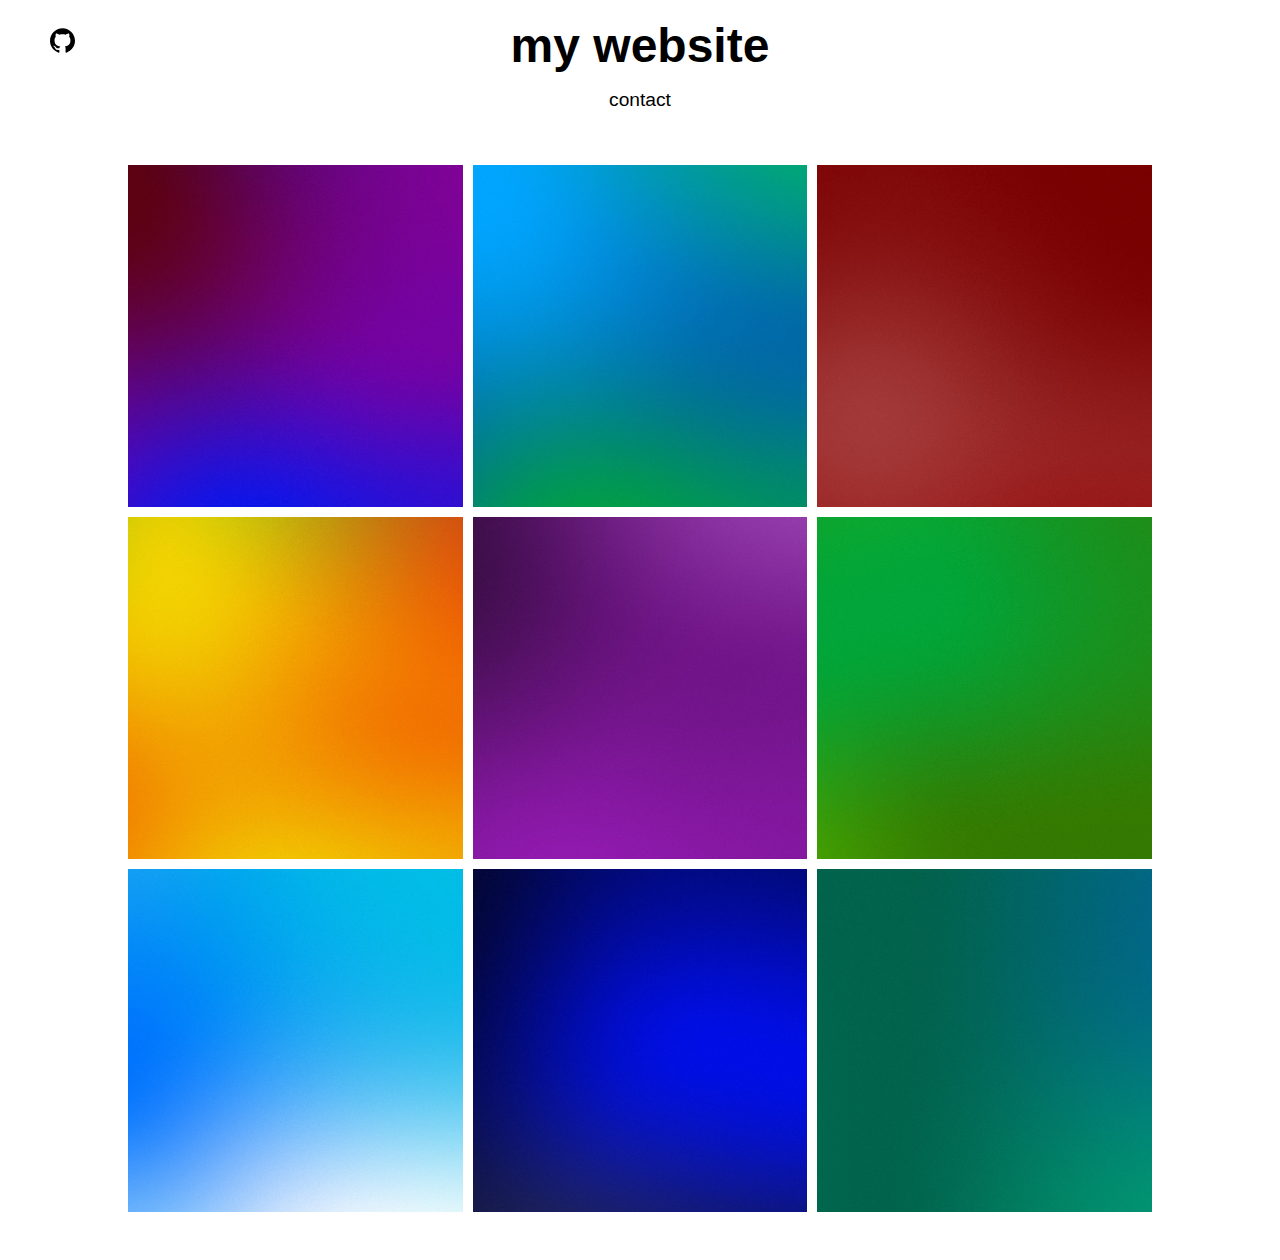
<file: index.html>
<!DOCTYPE html>
<html lang="pl">
<head>
    <meta charset="UTF-8">
    <meta name="viewport" content="width=device-width, initial-scale=1.0">
    <meta http-equiv="X-UA-Compatible" content="ie=edge">
    <title>my website - home</title>
    <link rel="stylesheet" href="style.css">
    <link rel="apple-touch-icon" sizes="180x180" href="favicons/apple-touch-icon.png">
    <link rel="icon" type="image/png" sizes="32x32" href="favicons/favicon-32x32.png">
    <link rel="icon" type="image/png" sizes="16x16" href="favicons/favicon-16x16.png">
    <link rel="manifest" href="favicons/site.webmanifest">
</head>
<body>

    <header>
        <a href="https://www.github.com/nik5677" class="github"><img src="github.svg" height="25" width="25"></a>
        <div class="container">
            <h1><a href="index.html">my website</a></h1>
            <nav>
                <ul>
                    <li><a href="contact.html">contact</a></li>
                </ul>
            </nav>
        </div>
    </header>

    <section id="gallery" class="section">
        <div class="container">
            <div class="gallery">
                <div class="gallery-item">
                    <img src="photos/1.jpg" alt="Image 1">
                    <div class="overlay">Photo number 1</div>
                </div>
                <div class="gallery-item">
                    <img src="photos/2.jpg" alt="Image 2">
                    <div class="overlay">Photo number 2</div>
                </div>
                <div class="gallery-item">
                    <img src="photos/3.jpg" alt="Image 3">
                    <div class="overlay">Photo number 3</div>
                </div>
                <div class="gallery-item">
                    <img src="photos/4.jpg" alt="Image 4">
                    <div class="overlay">Photo number 4</div>
                </div>
                <div class="gallery-item">
                    <img src="photos/5.jpg" alt="Image 5">
                    <div class="overlay">Photo number 5</div>
                </div>
                <div class="gallery-item">
                    <img src="photos/6.jpg" alt="Image 6">
                    <div class="overlay">Photo number 6</div>
                </div>
                <div class="gallery-item">
                    <img src="photos/7.jpg" alt="Image 7">
                    <div class="overlay">Photo number 7</div>
                </div>
                <div class="gallery-item">
                    <img src="photos/8.jpg" alt="Image 8">
                    <div class="overlay">Photo number 8</div>
                </div>
                <div class="gallery-item">
                    <img src="photos/9.jpg" alt="Image 9">
                    <div class="overlay">Photo number 9</div>
                </div>
                <!-- more photos -->
            </div>
        </div>
    </section>
    <script src="script.js"></script>
</body>
</html>
</file>
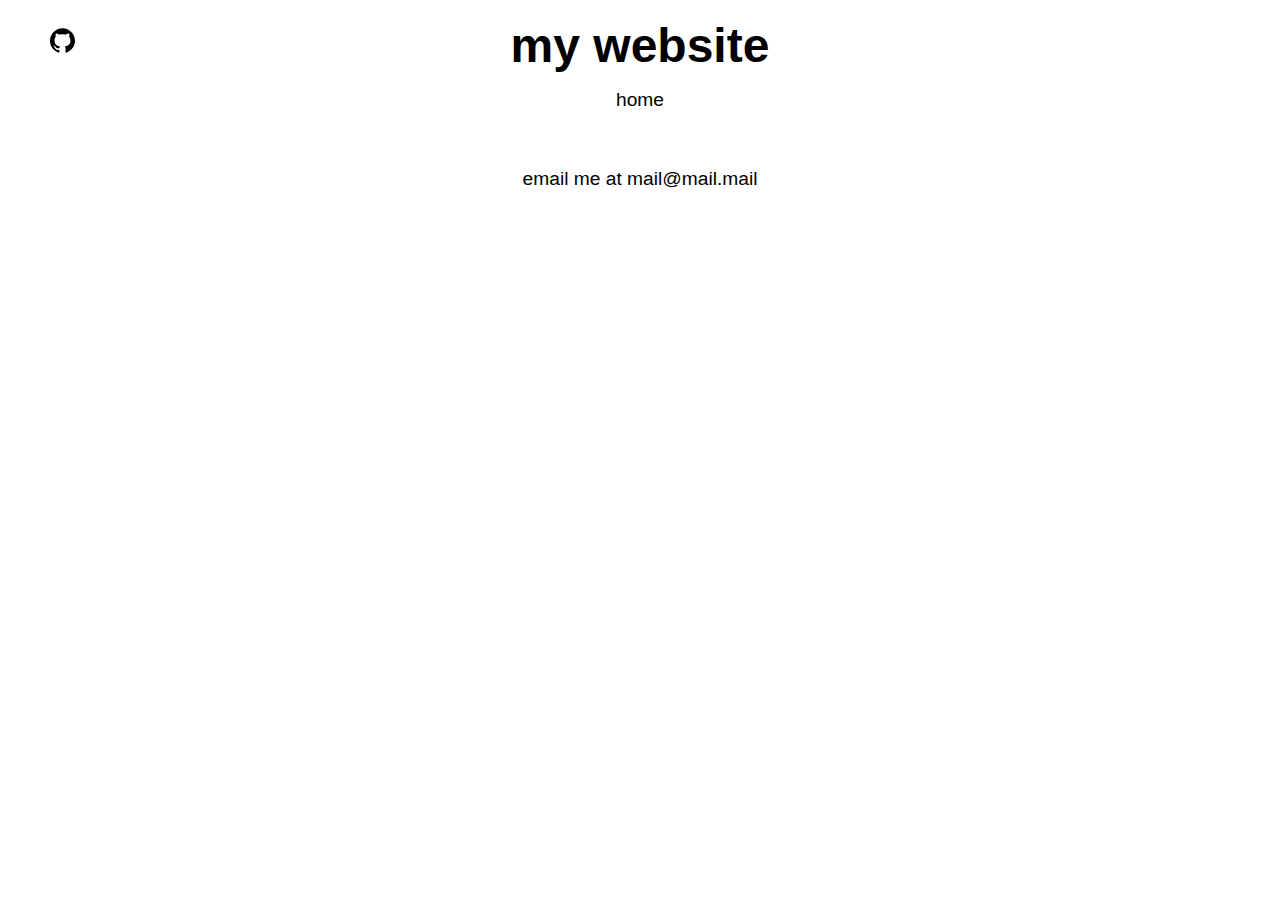
<file: contact.html>
<!DOCTYPE html>
<html lang="pl">
<head>
    <meta charset="UTF-8">
    <meta name="viewport" content="width=device-width, initial-scale=1.0">
    <meta http-equiv="X-UA-Compatible" content="ie=edge">
    <title>my website - contact</title>
    <link rel="stylesheet" href="style.css">
    <link rel="apple-touch-icon" sizes="180x180" href="favicons/apple-touch-icon.png">
    <link rel="icon" type="image/png" sizes="32x32" href="favicons/favicon-32x32.png">
    <link rel="icon" type="image/png" sizes="16x16" href="favicons/favicon-16x16.png">
    <link rel="manifest" href="favicons/site.webmanifest">
</head>
<body>

    <header>
        <a href="https://www.github.com/nik5677" class="github"><img src="github.svg" height="25" width="25" alt="github icon"></a>
        <div class="container">
            <h1><a href="index.html">my website</a></h1>
            <nav>
                <ul>
                    <li><a href="index.html">home</a></li>
                </ul>
            </nav>
        </div>
    </header>

    <section id="contact" class="section">
        <div class="container">
            <p>email me at <a href="mailto:{mail}">mail@mail.mail</a></p>
        </div>
    </section>

</body>
</html>
</file>
<file: style.css>
/* Resetowanie podstawowych styli */
* {
    margin: 0;
    padding: 0;
    box-sizing: border-box;
}

/* ogólne style */
body {
    font-family: 'Helvetica', Arial, sans-serif;
    line-height: 1.6;
    background: #fff;
    color: #000;
}

.container {
    width: 80%;
    margin: 0 auto;
}

a {
    text-decoration: none; /* usuniecie dekoracji z linkow */
    color: #000
}

/* nagłówek */
header {
    padding-top: 0.5em;
}

header h1 {
    text-align: center;
    font-size: 3em;
}

/* ikonka githuba */
.github {
    padding-top: 1.25em;
    padding-left: 3.125em;
    float: left;
}

/* navbar */
nav ul {
    list-style-type: none;
    text-align: center;
    margin-top: 0;
}

nav ul li {
    display: inline;
    margin: 0 1em;
    font-size: 1.2em;
}

nav ul li a:hover {
    text-decoration: underline;
}

/* sekcje */
.section {
    padding: 3em 0;
    text-align: center;
}

/* paragraf */
p {
    font-size: 1.2em;
}

/* galeria */
.gallery {
    display: grid;
    grid-template-columns: repeat(3, 1fr);
    gap: 0.625em;
    margin-top: 1.25px;
}

.gallery-item img {
    width: 100%;
    height: 100%;
    object-fit: cover;
}

.gallery-item {
    position: relative;
    overflow: hidden;
}

.overlay {
    position: absolute; /* opis i przyciemnione tlo dla obrazkow */
    top: 0;
    left: 0;
    right: 0;
    bottom: 0;
    background-color: rgba(0, 0, 0, 0.7);
    color: #fff;
    display: flex;
    justify-content: center;
    align-items: center;
    opacity: 0;
    font-size: 1.2em;
    text-align: center;
}

.gallery-item:hover .overlay {
    opacity: 1; /* po najechaniu myszka pojawia sie text na obrazku */
}

.gallery-item.active .overlay { /* dla dotykowych ekranow */
    opacity: 1;
}

/* dla tabletów */
@media (max-width:1210px) {
    .container {
        width: 90%; /* większa szerokość kontenera */
    }

    .gallery {
        grid-template-columns: repeat(2, 1fr); /* galeria z 2 kolumnami */
    }
}

/* dla telefonów */
@media (max-width: 768px) {
    .gallery {
        grid-template-columns: 1fr; /* galeria z 1 kolumną */
    }

    header h1 {
        font-size: 2em; /* mniejszy nagłówek */
    }

    .github {
        padding-top: 0.625em; /* ikonka githuba bliżej boku ekranu */
        padding-left: 1.25em;
        float: left;
    }

    nav ul li {
        font-size: 1em; /* mniejszy font w menu */
    }

    p {
        font-size: 1em; /* mniejszy font dla paragrafów */
    }

}
</file>
